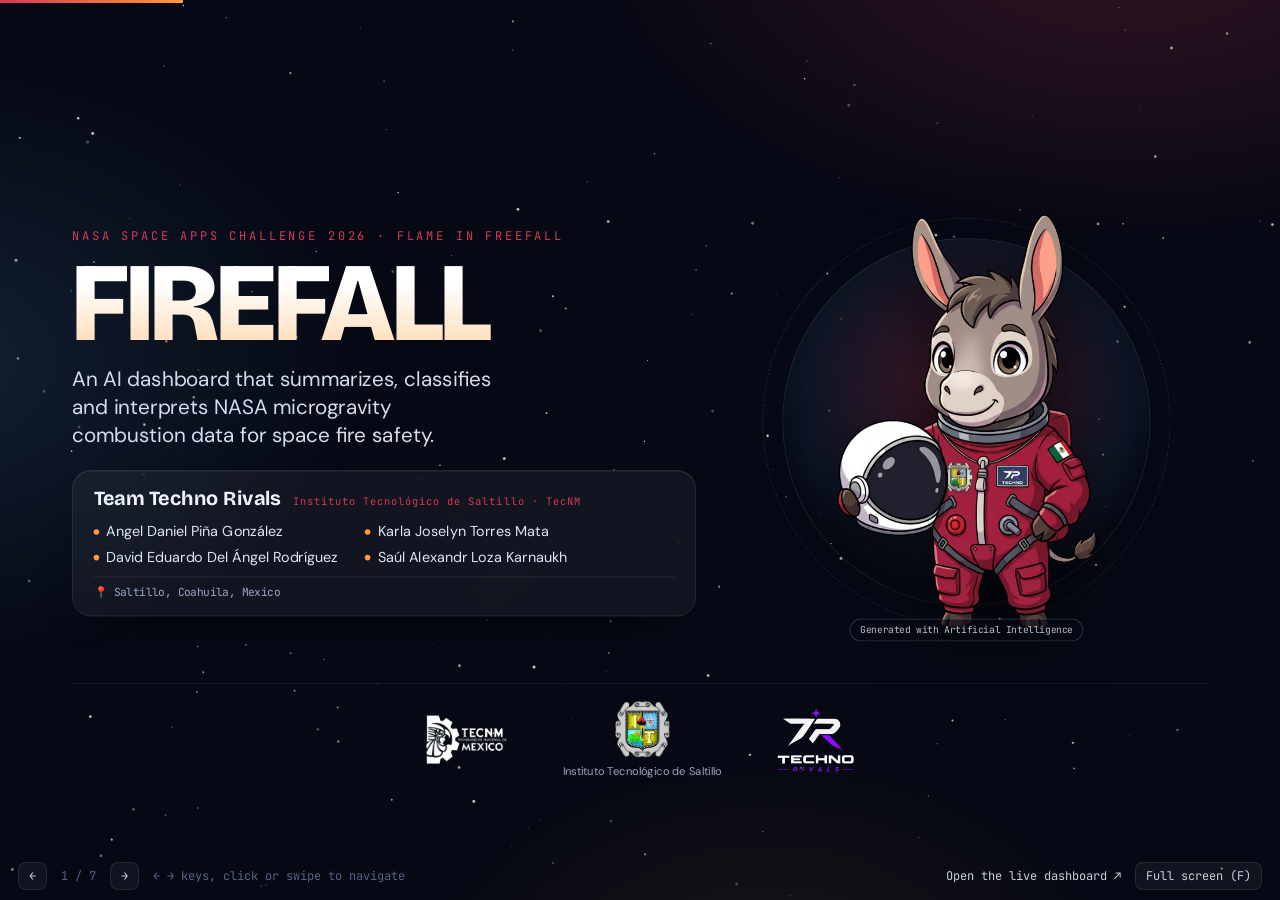
<file: docs/demo/index.html>
<!DOCTYPE html>
<html lang="en">
<head>
<meta charset="UTF-8">
<meta name="viewport" content="width=device-width, initial-scale=1">
<title>FIREFALL · Project demo · NASA Space Apps 2026</title>
<meta name="description" content="FIREFALL: AI dashboard that summarizes, classifies and interprets NASA microgravity combustion data. Team Techno Rivals.">
<link rel="icon" href="img/mascot.webp">
<link rel="preconnect" href="https://fonts.googleapis.com">
<link href="https://fonts.googleapis.com/css2?family=Bricolage+Grotesque:opsz,wght@12..96,500;12..96,700;12..96,800&family=DM+Sans:opsz,wght@9..40,400;9..40,500;9..40,700&family=JetBrains+Mono:wght@400;600&display=swap" rel="stylesheet">
<style>

:root{--bg:#060914;--ink:#eef2fb;--muted:#9aa6c4;--dim:#66729a;--edge:rgba(255,255,255,.1);--edge2:rgba(255,255,255,.18);
  --flame:#ff9a3c;--flame2:#ffd27a;--suit:#d23a55;--blue:#6cb6ff;--ok:#46d6a0;--bad:#ff6075;
  --display:'Bricolage Grotesque','DM Sans',system-ui,sans-serif;--sans:'DM Sans',system-ui,sans-serif;--mono:'JetBrains Mono',ui-monospace,monospace}
*{box-sizing:border-box}
html,body{margin:0;height:100%;background:var(--bg);color:var(--ink);font-family:var(--sans);overflow:hidden;-webkit-font-smoothing:antialiased}
#sky{position:fixed;inset:0;z-index:0}
.nebula{position:fixed;inset:0;z-index:0;pointer-events:none;background:
  radial-gradient(900px 520px at 88% -8%,rgba(210,58,85,.22),transparent 62%),
  radial-gradient(760px 520px at -6% 40%,rgba(108,182,255,.13),transparent 60%),
  radial-gradient(600px 400px at 60% 110%,rgba(255,154,60,.09),transparent 60%)}
/* Escenario 16:9 que se escala a la ventana */
#stage{position:absolute;left:50%;top:50%;width:1600px;height:900px;transform-origin:center;z-index:1}
.slide{position:absolute;inset:0;padding:70px 90px;opacity:0;visibility:hidden;transform:translateY(24px) scale(.985);
  transition:opacity .6s ease,transform .7s cubic-bezier(.2,.8,.2,1),visibility 0s .7s}
.slide.on{opacity:1;visibility:visible;transform:none;transition:opacity .6s ease,transform .7s cubic-bezier(.2,.8,.2,1)}
.slide.out{transform:translateY(-24px) scale(.985)}
.kicker{font-family:var(--mono);font-size:15px;letter-spacing:.22em;text-transform:uppercase;color:var(--suit)}
h1,h2{font-family:var(--display);letter-spacing:-.025em;margin:0}
h2{font-size:64px;line-height:1.03;font-weight:800;margin:14px 0 18px;max-width:22ch}
.lede{font-size:25px;line-height:1.5;color:var(--muted);max-width:52ch;margin:0}
.glass{background:rgba(255,255,255,.05);border:1px solid var(--edge);border-radius:24px;backdrop-filter:blur(16px);-webkit-backdrop-filter:blur(16px);
  box-shadow:inset 0 1px 0 rgba(255,255,255,.07),0 30px 60px -36px rgba(0,0,0,.9)}
/* Aparición escalonada: los elementos .rise entran en orden al abrir la diapositiva */
.rise{opacity:0;transform:translateY(22px);transition:opacity .7s ease,transform .8s cubic-bezier(.2,.8,.2,1)}
.slide.on .rise{opacity:1;transform:none}
.slide.on .rise:nth-child(1){transition-delay:.15s}.slide.on .rise:nth-child(2){transition-delay:.3s}
.slide.on .rise:nth-child(3){transition-delay:.45s}.slide.on .rise:nth-child(4){transition-delay:.6s}
.slide.on .rise:nth-child(5){transition-delay:.75s}.slide.on .rise:nth-child(6){transition-delay:.9s}
.mono{font-family:var(--mono)}
.tag{display:inline-block;font-family:var(--mono);font-size:14px;letter-spacing:.08em;padding:6px 13px;border-radius:99px;border:1px solid var(--edge2);color:var(--muted);margin:0 8px 8px 0}

/* 1 Portada */
.cover{display:grid;grid-template-columns:1.15fr .85fr;align-items:center;height:100%}
.cover h1{font-size:168px;font-weight:800;line-height:.9;margin:18px 0 22px;
  background:linear-gradient(180deg,#fff 30%,#ffd9b0 100%);-webkit-background-clip:text;background-clip:text;color:transparent}
.cover .sub{font-size:30px;color:#d5dcee;line-height:1.35;max-width:24ch}
.team{margin-top:42px;display:flex;gap:16px;align-items:center;color:var(--muted);font-size:19px}
.mascot-wrap{position:relative;display:grid;place-items:center}
.porthole{position:absolute;width:520px;height:520px;border-radius:50%;
  background:radial-gradient(circle at 50% 42%,rgba(210,58,85,.32),rgba(108,182,255,.07) 58%,transparent 72%);border:1px solid var(--edge)}
.porthole::after{content:"";position:absolute;inset:-26px;border-radius:50%;border:1px dashed rgba(255,255,255,.14);animation:spin 70s linear infinite}
@keyframes spin{to{transform:rotate(360deg)}}
.mascot{position:relative;height:600px;filter:drop-shadow(0 30px 40px rgba(0,0,0,.6));animation:float 6s ease-in-out infinite}
@keyframes float{50%{transform:translateY(-16px) rotate(-1.5deg)}}
.ai-mark{position:absolute;bottom:-14px;font-family:var(--mono);font-size:12px;color:rgba(255,255,255,.75);padding:5px 12px;border-radius:99px;background:rgba(6,9,20,.6);border:1px solid var(--edge2)}

/* 2 Problema */
.duo{display:grid;grid-template-columns:1fr 1fr;gap:34px;margin-top:26px}
.flamebox{position:relative;height:470px;overflow:hidden}
.flamebox canvas{position:absolute;inset:0;width:100%;height:100%}
.flamebox .lab{position:absolute;left:26px;top:22px;font-family:var(--display);font-size:34px;font-weight:700}
.flamebox .lab small{display:block;font-family:var(--mono);font-size:14px;color:var(--muted);font-weight:400;letter-spacing:.1em;margin-top:4px}
.flamebox .cap{position:absolute;left:26px;right:26px;bottom:22px;font-size:20px;color:#d6ddf0;line-height:1.45}

/* 3 Cifras */
.facts{display:grid;grid-template-columns:repeat(3,1fr);gap:28px;margin-top:40px}
.fact{padding:34px 32px;height:430px;display:flex;flex-direction:column}
.fact .big{font-family:var(--display);font-size:104px;font-weight:800;letter-spacing:-.04em;line-height:1}
.fact .big small{font-size:40px;color:var(--muted);margin-left:6px}
.fact .what{font-size:23px;line-height:1.45;margin-top:16px;color:#d8def0}
.fact .src{margin-top:auto;font-family:var(--mono);font-size:14px;color:var(--dim)}
.f1 .big{color:var(--flame)}.f2 .big{color:var(--bad)}.f3 .big{color:var(--blue)}
.minibar{height:10px;border-radius:99px;background:rgba(255,255,255,.08);overflow:hidden;margin-top:18px}
.minibar i{display:block;height:100%;width:0;border-radius:99px;transition:width 1.6s cubic-bezier(.2,.8,.2,1) .9s}
.slide.on .minibar i{width:var(--w)}

/* 4 Datos */
.counters{display:grid;grid-template-columns:repeat(4,1fr);gap:24px;margin-top:44px}
.counter{padding:30px 28px;height:330px;display:flex;flex-direction:column}
.counter .n{font-family:var(--display);font-size:92px;font-weight:800;letter-spacing:-.04em;line-height:1}
.counter .t{font-size:22px;margin-top:12px;line-height:1.35}
.counter .s{margin-top:auto;font-family:var(--mono);font-size:13.5px;color:var(--dim);line-height:1.5}
.sources-strip{margin-top:30px;display:flex;gap:10px;flex-wrap:wrap}

/* 5 Arquitectura */
.arch{position:relative;margin-top:30px;height:520px}
.arch svg{position:absolute;inset:0;width:100%;height:100%;overflow:visible}
.node{position:absolute;width:256px;padding:22px 22px 20px;opacity:0;transform:translateY(20px) scale(.96);transition:all .7s cubic-bezier(.2,.8,.2,1)}
.slide.on .node{opacity:1;transform:none}
.node .num{font-family:var(--mono);font-size:13px;color:var(--flame);letter-spacing:.1em}
.node b{display:block;font-family:var(--display);font-size:27px;margin:6px 0 8px}
.node span{font-size:17px;color:var(--muted);line-height:1.45;display:block}
.node .tech{margin-top:12px;font-family:var(--mono);font-size:12.5px;color:#c9d2ea}
.flow-line{fill:none;stroke:rgba(255,255,255,.16);stroke-width:2}
.flow-dash{fill:none;stroke:var(--flame);stroke-width:3;stroke-dasharray:6 18;stroke-linecap:round;opacity:0}
.slide.on .flow-dash{opacity:1;animation:dash 1.2s linear infinite}
@keyframes dash{to{stroke-dashoffset:-48}}

/* 6 ML */
.mlgrid{display:grid;grid-template-columns:1.25fr .75fr;gap:30px;margin-top:20px}
.chart{padding:22px 24px;height:560px}
.chart svg{width:100%;height:100%}
.axis text{fill:var(--dim);font-family:var(--mono);font-size:13px}
.boundary{fill:none;stroke:var(--flame2);stroke-width:3.5;stroke-dasharray:2000;stroke-dashoffset:2000}
.slide.on .boundary{animation:draw 2.4s cubic-bezier(.5,0,.2,1) .8s forwards}
@keyframes draw{to{stroke-dashoffset:0}}
.pt{opacity:0;transform-box:fill-box;transform-origin:center;transform:scale(0)}
.slide.on .pt{animation:pop .5s cubic-bezier(.2,1.6,.4,1) forwards}
@keyframes pop{to{opacity:1;transform:scale(1)}}
.metrics{display:flex;flex-direction:column;gap:18px}
.metric{padding:22px 26px}
.metric .k{font-family:var(--mono);font-size:13px;letter-spacing:.14em;color:var(--dim);text-transform:uppercase}
.metric .v{font-family:var(--display);font-size:60px;font-weight:800;margin-top:4px;line-height:1}
.metric .s{font-size:17px;color:var(--muted);margin-top:6px;line-height:1.4}
.legend{display:flex;gap:22px;font-size:16px;color:var(--muted);margin-top:4px}
.legend i{display:inline-block;width:12px;height:12px;border-radius:50%;margin-right:7px;vertical-align:-1px}

/* 7 Simulador */
.simgrid{display:grid;grid-template-columns:1fr 1fr;gap:30px;margin-top:20px}
.simflame{position:relative;height:600px;overflow:hidden}
.simflame canvas{position:absolute;inset:0;width:100%;height:100%}
.simflame .badge{position:absolute;top:20px;left:20px;font-family:var(--mono);font-size:14px;letter-spacing:.12em;padding:8px 14px;border-radius:99px;background:rgba(5,7,13,.55);border:1px solid var(--edge2)}
.ctrls{padding:30px 34px;height:600px;display:flex;flex-direction:column}
.ctrl{margin-bottom:24px}
.ctrl label{display:flex;justify-content:space-between;font-size:21px;color:var(--muted);margin-bottom:10px}
.ctrl label b{font-family:var(--mono);color:var(--ink)}
input[type=range]{width:100%;accent-color:var(--flame);height:26px}
.presets{display:flex;gap:10px;margin-bottom:24px}
.presets button{flex:1;background:rgba(255,255,255,.05);border:1px solid var(--edge);color:var(--ink);padding:12px;border-radius:14px;font:500 18px var(--sans);cursor:pointer}
.presets button.on{border-color:rgba(108,182,255,.6);background:rgba(108,182,255,.14)}
.prob{margin-top:auto;display:flex;align-items:flex-end;gap:22px}
.prob .v{font-family:var(--display);font-size:96px;font-weight:800;line-height:.9}
.prob .s{font-size:19px;color:var(--muted);padding-bottom:8px;line-height:1.4}
.meter{height:14px;border-radius:99px;background:rgba(255,255,255,.08);overflow:hidden;margin-top:18px}
.meter i{display:block;height:100%;width:0;background:linear-gradient(90deg,var(--ok),var(--flame2),var(--bad));transition:width .35s}

/* 8 FLEX + gases */
.two{display:grid;grid-template-columns:1fr 1fr;gap:30px;margin-top:20px}
.panel{padding:26px 30px;height:580px;display:flex;flex-direction:column}
.panel h3{font-family:var(--display);font-size:30px;margin:0 0 4px}
.panel .hint{font-size:17px;color:var(--muted);margin-bottom:10px}
.drops{display:grid;grid-template-columns:repeat(3,1fr);gap:10px;flex:1;align-items:center}
.drop{text-align:center}
.drop svg{width:100%;height:270px;overflow:visible}
.drop .name{font-family:var(--display);font-size:24px;font-weight:700}
.drop .k{font-family:var(--mono);font-size:14px;color:var(--muted);margin-top:4px}
.bars{display:flex;flex-direction:column;gap:20px;margin-top:20px}
.bar .row{display:flex;justify-content:space-between;font-size:19px;margin-bottom:8px}
.bar .row b{font-family:var(--mono)}
.bar .track{height:22px;border-radius:12px;background:rgba(255,255,255,.06);overflow:hidden}
.bar .track i{display:block;height:100%;width:0;border-radius:12px;background:linear-gradient(90deg,#ff8a5c,var(--bad));transition:width 1.4s cubic-bezier(.2,.8,.2,1)}
.slide.on .bar .track i{width:var(--w)}
.slide.on .bar:nth-child(2) .track i{transition-delay:.2s}.slide.on .bar:nth-child(3) .track i{transition-delay:.4s}.slide.on .bar:nth-child(4) .track i{transition-delay:.6s}
.panel .foot{margin-top:auto;font-size:18px;line-height:1.45;color:#d6ddf0}

/* 9 Astro */
.astro{display:grid;grid-template-columns:.8fr 1.2fr;gap:40px;align-items:center;height:100%}
.astro .mascot{height:560px}
.chat{padding:28px 30px;height:600px;display:flex;flex-direction:column;gap:18px;overflow:hidden}
.msg{max-width:88%;padding:16px 20px;border-radius:22px;font-size:20px;line-height:1.5;opacity:0;transform:translateY(12px);transition:all .5s}
.msg.show{opacity:1;transform:none}
.msg.u{align-self:flex-end;background:rgba(108,182,255,.16);border:1px solid rgba(108,182,255,.35);border-bottom-right-radius:6px}
.msg.a{align-self:flex-start;background:rgba(255,255,255,.06);border:1px solid var(--edge);border-bottom-left-radius:6px}
.msg.a b{color:var(--flame2)}
.msg .refs{display:block;font-family:var(--mono);font-size:13px;color:var(--dim);margin-top:8px}
.typing{display:inline-flex;gap:6px}.typing i{width:8px;height:8px;border-radius:50%;background:var(--muted);animation:blink 1.2s infinite}
.typing i:nth-child(2){animation-delay:.2s}.typing i:nth-child(3){animation-delay:.4s}
@keyframes blink{50%{opacity:.25}}
.feat{display:flex;gap:10px;flex-wrap:wrap;margin-top:22px}

/* 10 Impacto */
.lessons{display:grid;grid-template-columns:repeat(2,1fr);gap:22px;margin-top:30px}
.lesson{padding:26px 30px;display:flex;gap:22px;align-items:flex-start}
.lesson .ic{flex:none;width:58px;height:58px;border-radius:16px;display:grid;place-items:center;font-family:var(--mono);font-size:22px;font-weight:600}
.lesson b{display:block;font-family:var(--display);font-size:27px;margin-bottom:6px}
.lesson span{font-size:19px;color:var(--muted);line-height:1.45}
.future{margin-top:26px;display:flex;gap:12px;flex-wrap:wrap;align-items:center}
.future .k{font-family:var(--mono);font-size:14px;letter-spacing:.14em;color:var(--dim);margin-right:6px}

/* 11 Cierre */
.close{display:grid;grid-template-columns:1.1fr .9fr;align-items:center;height:100%;gap:40px}
.close h2{font-size:110px;max-width:none}
.qr{width:300px;padding:22px;background:#fff;border-radius:24px}
.qr svg{display:block;width:100%;height:auto}
.links{margin-top:30px;font-family:var(--mono);font-size:19px;line-height:2;color:#cdd5ea}
.logos{position:absolute;left:90px;right:90px;bottom:54px;display:flex;align-items:center;justify-content:center;gap:70px;padding-top:30px;border-top:1px solid var(--edge)}
.logos img{display:block}
.logos figure{margin:0;display:flex;flex-direction:column;align-items:center;gap:8px}
.logos figcaption{font-size:14px;color:var(--muted)}

/* Interfaz de la presentación */
#hud{position:fixed;left:0;right:0;bottom:0;z-index:5;display:flex;align-items:center;gap:14px;padding:10px 18px;font-family:var(--mono);font-size:12px;color:var(--dim);
  opacity:.25;transition:opacity .3s}
#hud:hover{opacity:1}
#bar{position:fixed;left:0;top:0;height:3px;background:linear-gradient(90deg,var(--suit),var(--flame));z-index:6;transition:width .5s}
#hud button{background:rgba(255,255,255,.06);border:1px solid var(--edge);color:var(--ink);border-radius:8px;padding:5px 10px;font:12px var(--mono);cursor:pointer}
#timer.warn{color:var(--flame)}#timer.over{color:var(--bad)}
#notes{position:fixed;right:18px;bottom:52px;width:min(520px,44vw);max-height:46vh;overflow:auto;z-index:7;padding:18px 20px;border-radius:16px;
  background:rgba(8,12,26,.92);border:1px solid var(--edge2);font-size:15px;line-height:1.6;display:none}
#notes.show{display:block}
#notes .t{font-family:var(--mono);font-size:12px;color:var(--flame);margin-bottom:8px;letter-spacing:.1em}
#help{position:fixed;inset:0;z-index:8;display:none;place-items:center;background:rgba(3,5,12,.7)}
#help.show{display:grid}
#help div{padding:28px 34px;border-radius:18px;background:#0c1226;border:1px solid var(--edge2);font-size:17px;line-height:2}
#help kbd{font-family:var(--mono);background:rgba(255,255,255,.08);border:1px solid var(--edge2);border-radius:6px;padding:2px 8px;margin-right:8px}
@media (prefers-reduced-motion:reduce){*{animation:none!important;transition:none!important}}

/* Diapositivas técnicas */
.stepn{font-family:var(--mono);font-size:13px;letter-spacing:.14em;color:var(--flame)}
.muted{color:var(--muted);font-size:18px;line-height:1.5}
.triad{display:grid;grid-template-columns:repeat(3,1fr);gap:26px;margin-top:34px}
.step{padding:32px 30px;height:420px;display:flex;flex-direction:column}
.step b{font-family:var(--display);font-size:30px;line-height:1.15;margin:14px 0 14px}
.step span{font-size:20px;color:var(--muted);line-height:1.5}
.step .out{margin-top:auto;font-size:14px;color:#c9d2ea;padding-top:16px;border-top:1px solid var(--edge)}
.pipe{display:grid;grid-template-columns:repeat(4,1fr);gap:20px;margin-top:22px;position:relative}
.pstep{padding:22px 22px;height:190px}
.pstep b{display:block;font-family:var(--display);font-size:24px;margin:8px 0 6px}
.pstep span{font-size:17px;color:var(--muted);line-height:1.45}
.formula{display:grid;grid-template-columns:1fr 1fr;gap:34px;margin-top:22px;padding:26px 30px}
.eq{font-family:var(--mono);font-size:34px;color:var(--flame2);margin:12px 0 10px;letter-spacing:-.01em}
.formula span{font-size:16px;color:var(--muted)}
.tl{margin:12px 0 0;padding-left:20px;font-size:19px;line-height:1.7;color:#d6ddf0}
.mlgrid2{display:grid;grid-template-columns:1.25fr .75fr;gap:26px;margin-top:20px}
.card2{padding:28px 30px;height:560px;display:flex;flex-direction:column}
.hbars{display:flex;flex-direction:column;gap:16px;margin-top:14px}
.hb{display:grid;grid-template-columns:230px 1fr 60px;align-items:center;gap:14px;font-size:19px}
.hb b{font-family:var(--mono);text-align:right}
.hb .tr{height:18px;border-radius:10px;background:rgba(255,255,255,.07);overflow:hidden}
.hb .tr i{display:block;height:100%;width:0;border-radius:10px;background:#8794b4;transition:width 1.4s cubic-bezier(.2,.8,.2,1) .7s}
.slide.on .hb .tr i{width:var(--w)}
.card2 .hbars.imp .hb,.mlgrid2 .card2:last-child .hb{grid-template-columns:150px 1fr 48px;font-size:17px}
.honest{margin-top:22px;padding:16px 18px;border-radius:14px;background:rgba(210,58,85,.1);border:1px solid rgba(210,58,85,.3)}
.honest b{display:block;font-family:var(--display);font-size:20px;margin-bottom:6px}
.honest span{font-size:16px;color:#d6ddf0;line-height:1.45}
.flexm{display:grid;grid-template-columns:1fr 1fr;gap:16px;margin-top:12px}
.flexm div{padding:16px 18px;border-radius:14px;background:rgba(108,182,255,.08);border:1px solid rgba(108,182,255,.25);display:flex;flex-direction:column;gap:6px}
.flexm b{font-family:var(--display);font-size:20px}
.flexm span{font-size:15.5px;color:var(--muted);line-height:1.4}
.flexm em{font-style:normal;font-family:var(--mono);font-size:22px;color:var(--blue);margin-top:4px}
.kpirow{display:grid;grid-template-columns:repeat(3,1fr);gap:12px;margin-top:auto;padding-top:22px;border-top:1px solid var(--edge)}
.kpirow .v{font-family:var(--display);font-size:46px;font-weight:800;line-height:1}
.kpirow span{font-size:15px;color:var(--muted)}
.rag{position:relative;height:220px;margin-top:30px}
.rag svg{position:absolute;inset:0;width:100%;height:100%;overflow:visible}
.rnode{position:absolute;top:20px;width:250px;height:180px;padding:22px;opacity:0;transform:translateY(20px);transition:all .7s cubic-bezier(.2,.8,.2,1)}
.slide.on .rnode{opacity:1;transform:none}
.rnode .num{font-family:var(--mono);font-size:13px;color:var(--flame);letter-spacing:.12em}
.rnode b{display:block;font-family:var(--display);font-size:27px;margin:8px 0 8px}
.rnode span{font-size:17px;color:var(--muted);line-height:1.45}
.rules{display:grid;grid-template-columns:repeat(4,1fr);gap:20px;margin-top:30px}
.rule{padding:22px 24px;height:170px}
.rule b{display:block;font-family:var(--display);font-size:24px;margin-bottom:8px;color:var(--flame2)}
.rule span{font-size:17px;color:var(--muted);line-height:1.45}
.deploy{display:grid;grid-template-columns:repeat(4,1fr);gap:22px;margin-top:30px}
.dcard{padding:28px 26px;height:330px;display:flex;flex-direction:column}
.dcard b{font-family:var(--display);font-size:30px;margin:12px 0 12px;line-height:1.15}
.dcard span{font-size:18px;color:var(--muted);line-height:1.5}
.stack{margin-top:30px}
.cnt{font-style:normal;font-size:inherit;color:var(--flame2)}
.limits{display:grid;grid-template-columns:1fr 1fr;gap:24px;margin-top:24px}
.lim{padding:24px 28px}
.lim b{display:block;font-family:var(--display);font-size:26px;margin-bottom:8px}
.lim span{font-size:18px;color:var(--muted);line-height:1.5}

.shots{display:grid;grid-template-columns:1fr 1fr;gap:22px;margin-top:6px}
.shot{margin:0;padding:10px;overflow:hidden}
.shot img{display:block;width:100%;height:236px;object-fit:cover;object-position:top;border-radius:14px}
.shot figcaption{font-size:17px;color:var(--muted);padding:10px 6px 2px}
.shot figcaption b{color:var(--ink);font-family:var(--display)}
.note-src{position:absolute;left:90px;bottom:40px;font-family:var(--mono);font-size:13px;color:var(--dim)}
.slide .card2{display:flex;flex-direction:column;padding:26px 30px}
#hud{opacity:.85}
@media (max-width:700px){#hint,#btn-fs{display:none}#hud{font-size:11px;white-space:nowrap}}
.crew{margin-top:26px;padding:20px 26px;max-width:780px}
.crew-h{display:flex;align-items:baseline;gap:14px;flex-wrap:wrap}
.crew-h b{font-family:var(--display);font-size:25px}
.crew-h span{font-family:var(--mono);font-size:13px;color:var(--suit);letter-spacing:.06em}
.crew ul{list-style:none;margin:14px 0 12px;padding:0;display:grid;grid-template-columns:auto auto;justify-content:start;gap:8px 34px}
.crew li{font-size:18px;color:#dfe5f4;padding-left:16px;position:relative}
.crew li:before{content:"";position:absolute;left:0;top:9px;width:7px;height:7px;border-radius:50%;background:var(--flame)}
.crew-f{font-family:var(--mono);font-size:14px;color:var(--muted);padding-top:10px;border-top:1px solid var(--edge)}
.crew-mini{font-family:var(--mono);font-size:14px;color:var(--muted);line-height:1.7}
#hint{font-family:var(--mono);font-size:12px;color:var(--dim)}

</style>
</head>
<body>
<canvas id="sky"></canvas><div class="nebula"></div>
<div id="bar"></div>
<div id="stage">
<!-- 1 · TITLE -->
<section class="slide">
  <div class="cover" style="height:690px">
    <div>
      <div class="kicker rise">NASA Space Apps Challenge 2026 · Flame in Freefall</div>
      <h1 class="rise" style="font-size:140px;margin:12px 0 14px">FIREFALL</h1>
      <div class="sub rise" style="max-width:30ch;font-size:26px">An AI dashboard that summarizes, classifies and interprets NASA microgravity combustion data for space fire safety.</div>
      <div class="glass crew rise">
        <div class="crew-h"><b>Team Techno Rivals</b><span>Instituto Tecnológico de Saltillo · TecNM</span></div>
        <ul>
          <li>Angel Daniel Piña González</li><li>Karla Joselyn Torres Mata</li>
          <li>David Eduardo Del Ángel Rodríguez</li><li>Saúl Alexandr Loza Karnaukh</li>
        </ul>
        <div class="crew-f">📍 Saltillo, Coahuila, Mexico</div>
      </div>
    </div>
    <div class="mascot-wrap rise">
      <div class="porthole" style="width:460px;height:460px"></div>
      <img class="mascot" style="height:520px" src="img/mascot.webp" alt="Astro, FIREFALL's AI copilot (AI-generated image)">
      <span class="ai-mark">Generated with Artificial Intelligence</span>
    </div>
  </div>
  <div class="logos rise" style="bottom:40px;padding-top:22px">
    <img src="img/logo-tecnm.webp" alt="TecNM" style="height:60px">
    <figure><img src="img/logo-its.webp" alt="Instituto Tecnológico de Saltillo" style="height:70px"><figcaption>Instituto Tecnológico de Saltillo</figcaption></figure>
    <img src="img/logo-technorivals.webp" alt="Techno Rivals" style="height:80px">
  </div>
</section>

<!-- 2 · INTRO / PROBLEM -->
<section class="slide">
  <div class="kicker rise">The problem</div>
  <h2 class="rise" style="max-width:none">Fire behaves differently without gravity.</h2>
  <div class="duo rise" style="margin-top:10px">
    <div class="glass flamebox" style="height:330px"><canvas id="fl-earth"></canvas><div class="lab">Earth<small>1 g · BUOYANCY</small></div>
      <div class="cap">Hot gas rises: a candle-shaped, sooty yellow flame.</div></div>
    <div class="glass flamebox" style="height:330px"><canvas id="fl-iss"></canvas><div class="lab">Space Station<small>0 g · NO BUOYANCY</small></div>
      <div class="cap">A dim blue sphere: ventilation alone decides if it lives.</div></div>
  </div>
  <div class="facts" style="margin-top:22px">
    <div class="glass fact f1 rise" style="height:170px;padding:22px 26px"><div class="big" style="font-size:62px"><span data-count="15.1" data-dec="1">0</span><small>% O₂</small></div><div class="what" style="font-size:18px;margin-top:8px">PMMA kept burning far below the 21% of air.</div></div>
    <div class="glass fact f2 rise" style="height:170px;padding:22px 26px"><div class="big" style="font-size:62px"><span data-count="950">0</span><small>ppm CO</small></div><div class="what" style="font-size:18px;margin-top:8px">Toxic gas builds up before oxygen runs out.</div></div>
    <div class="glass fact f3 rise" style="height:170px;padding:22px 26px"><div class="big" style="font-size:62px"><span data-count="420">0</span><small>s vs 70 s</small></div><div class="what" style="font-size:18px;margin-top:8px">Airflow direction changes the size of a fire.</div></div>
  </div>
  <div class="note-src rise">Measured on the ISS and Cygnus · NASA PSI-25 (BASS-II) and PSI-98 (SAFFIRE-I)</div>
</section>

<!-- 3 · SOLUTION + DATA -->
<section class="slide">
  <div class="kicker rise">Our solution</div>
  <h2 class="rise" style="max-width:none">Summarize · Classify · Interpret.</h2>
  <div class="triad" style="margin-top:14px">
    <div class="glass step rise" style="height:250px"><div class="stepn">01 · SUMMARIZE</div><b>One schema for scattered data</b>
      <span>PSI tables, PDF appendices and NASA fact sheets → one clean format with units, outcomes and sources.</span></div>
    <div class="glass step rise" style="height:250px"><div class="stepn">02 · CLASSIFY</div><b>Models that predict the outcome</b>
      <span>Will the flame survive or go out? Validated ML models trained only on real tests.</span></div>
    <div class="glass step rise" style="height:250px"><div class="stepn">03 · INTERPRET</div><b>Findings with sources</b>
      <span>Plain-language findings and Astro, an AI copilot that cites NASA and separates measured vs. estimated.</span></div>
  </div>
  <div class="counters" style="margin-top:22px">
    <div class="glass counter rise" style="height:200px"><div class="n" style="font-size:66px" data-count="48">0</div><div class="t" style="font-size:18px">observations · main model</div><div class="s">BASS-II · NTRS 20150008962</div></div>
    <div class="glass counter rise" style="height:200px"><div class="n" style="font-size:66px" data-count="129">0</div><div class="t" style="font-size:18px">tests with O₂, CO₂ and CO</div><div class="s">BASS-II · PSI-25</div></div>
    <div class="glass counter rise" style="height:200px"><div class="n" style="font-size:66px" data-count="274">0</div><div class="t" style="font-size:18px">fuel droplets on the ISS</div><div class="s">FLEX · PSI-69</div></div>
    <div class="glass counter rise" style="height:200px"><div class="n" style="font-size:66px" data-count="122">0</div><div class="t" style="font-size:18px">solid-fuel tests</div><div class="s">BASS-I · PSI-26</div></div>
  </div>
</section>

<!-- 4 · HOW IT WORKS -->
<section class="slide">
  <div class="kicker rise">How it works</div>
  <h2 class="rise" style="max-width:none">Five layers, from NASA to your screen.</h2>
  <div class="arch" style="height:400px;margin-top:20px">
    <svg viewBox="0 0 1420 400" preserveAspectRatio="none">
      <path class="flow-line" d="M256 110 H 291"/><path class="flow-dash" d="M256 110 H 291"/>
      <path class="flow-line" d="M547 110 H 582"/><path class="flow-dash" d="M547 110 H 582"/>
      <path class="flow-line" d="M838 110 H 873"/><path class="flow-dash" d="M838 110 H 873"/>
      <path class="flow-line" d="M1129 110 H 1164"/><path class="flow-dash" d="M1129 110 H 1164"/>
      <path class="flow-line" d="M710 225 V 290"/><path class="flow-dash" d="M710 225 V 290"/>
      <path class="flow-line" d="M1290 290 V 225"/><path class="flow-dash" d="M1290 290 V 225"/>
    </svg>
    <div class="glass node" style="left:0;top:10px;transition-delay:.2s"><div class="num">01</div><b>NASA sources</b><span>PSI, NTRS and NASA Science.</span><div class="tech">CSV · PDF · web tables</div></div>
    <div class="glass node" style="left:291px;top:10px;transition-delay:.4s"><div class="num">02</div><b>Data pipeline</b><span>Cleans, validates and builds physics features.</span><div class="tech">Python · pandas</div></div>
    <div class="glass node" style="left:582px;top:10px;transition-delay:.6s"><div class="num">03</div><b>Machine learning</b><span>Trains, cross-validates and explains.</span><div class="tech">scikit-learn</div></div>
    <div class="glass node" style="left:873px;top:10px;transition-delay:.8s"><div class="num">04</div><b>AI + API</b><span>Predictions, data and a RAG copilot.</span><div class="tech">FastAPI · Groq LLM</div></div>
    <div class="glass node" style="left:1164px;top:10px;transition-delay:1s"><div class="num">05</div><b>Dashboard</b><span>Tabs, charts and chat in English and Spanish.</span><div class="tech">HTML · JS · Chart.js</div></div>
    <div class="glass node" style="left:582px;top:290px;width:838px;transition-delay:1.2s"><div class="num">SERVERLESS MODE</div><span style="color:#d6ddf0">The model is exported as JSON, so predictions run in the browser even if the AI server is asleep.</span></div>
  </div>
  <div class="formula glass rise" style="margin-top:0;grid-template-columns:1fr 1.2fr">
    <div><div class="stepn">KEY PHYSICS FEATURE · EFFECTIVE FLOW</div><div class="eq" style="font-size:30px">u<sub>eff</sub> = √( u² + (40·g)² )</div>
      <span>Ventilation + gravity-driven buoyancy in one variable: one model for the ISS, the Moon, Mars or Earth.</span></div>
    <div><div class="stepn">STACK</div><div style="margin-top:10px"><span class="tag">Python</span><span class="tag">pandas</span><span class="tag">scikit-learn</span><span class="tag">FastAPI</span><span class="tag">Groq · gpt-oss-120b</span><span class="tag">TF-IDF RAG</span><span class="tag">Chart.js</span><span class="tag">Docker · Render</span><span class="tag">GitHub Pages</span><span class="tag">pytest (13 tests)</span></div></div>
  </div>
</section>

<!-- 5 · MODELS -->
<section class="slide">
  <div class="kicker rise">Machine learning</div>
  <h2 class="rise" style="max-width:none">Will the flame survive or go out?</h2>
  <div class="mlgrid2">
    <div class="glass card2 rise">
      <div class="stepn">CHOSEN MODEL · LOGISTIC REGRESSION</div>
      <div class="eq" style="font-size:25px;margin:12px 0 6px;white-space:nowrap">P(burn) = σ(β₀ + β₁·O₂ + β₂·ln u<sub>eff</sub> + β₃·(ln u<sub>eff</sub>)² + β₄·P)</div>
      <span class="muted">The squared term learns the “U-curve”: too little air smothers the flame, too much blows it off.</span>
      <div class="stepn" style="margin-top:26px">STRATIFIED 5-FOLD CROSS-VALIDATION · AUC</div>
      <div class="hbars">
        <div class="hb"><span>Logistic regression</span><div class="tr"><i style="--w:80%;background:var(--flame)"></i></div><b>0.80</b></div>
        <div class="hb"><span>Random forest</span><div class="tr"><i style="--w:75.7%"></i></div><b>0.76</b></div>
        <div class="hb"><span>Gradient boosting</span><div class="tr"><i style="--w:50%"></i></div><b>0.50</b></div>
      </div>
      <div class="stepn" style="margin-top:28px">SECOND MODEL · FUEL DROPLETS (FLEX)</div>
      <div class="flexm">
        <div><b>Logistic regression</b><span>Does the flame go out before the droplet is consumed? · 206 tests</span><em>AUC 0.83</em></div>
        <div><b>Random forest</b><span>Droplet size at extinction (D<sub>ext</sub>/D<sub>0</sub>) · oxygen and size matter most</span><em>R² 0.63</em></div>
      </div>
    </div>
    <div class="glass card2 rise">
      <div class="stepn">PERMUTATION IMPORTANCE</div>
      <div class="hbars" style="margin-top:16px">
        <div class="hb"><span>Oxygen</span><div class="tr"><i style="--w:100%;background:var(--blue)"></i></div><b>0.27</b></div>
        <div class="hb"><span>Effective flow</span><div class="tr"><i style="--w:95%;background:var(--blue)"></i></div><b>0.26</b></div>
        <div class="hb"><span>Flow curvature</span><div class="tr"><i style="--w:43%;background:var(--blue)"></i></div><b>0.12</b></div>
      </div>
      <div class="honest"><b>Why choose by AUC?</b><span>35 of 42 tests burned (83%): a model that always says “burns” would score almost the same accuracy. AUC measures real separation.</span></div>
      <div class="kpirow">
        <div><div class="v" data-count="85.8" data-dec="1">0</div><span>% accuracy</span></div>
        <div><div class="v" data-count="0.92" data-dec="2">0</div><span>F1</span></div>
        <div><div class="v" style="color:var(--flame)" data-count="0.80" data-dec="2">0</div><span>AUC</span></div>
      </div>
    </div>
  </div>
</section>

<!-- 6 · THE DASHBOARD -->
<section class="slide">
  <div class="kicker rise">The dashboard</div>
  <h2 class="rise" style="max-width:none">What you can do with FIREFALL.</h2>
  <div class="shots">
    <figure class="glass shot rise"><img src="img/cap_simulador.webp" alt="Simulator tab"><figcaption><b>Simulator</b> · change gravity, oxygen, airflow; the model updates live</figcaption></figure>
    <figure class="glass shot rise"><img src="img/cap_datos.webp" alt="Data and ML tab"><figcaption><b>Data &amp; ML</b> · real ISS tests and the learned boundary</figcaption></figure>
    <figure class="glass shot rise"><img src="img/cap_mas-datos.webp" alt="More NASA data tab"><figcaption><b>More NASA data</b> · toxic gases, droplets, suppressants</figcaption></figure>
    <figure class="glass shot rise"><img src="img/cap_asistente.webp" alt="Astro assistant tab"><figcaption><b>Astro</b> · AI copilot that cites NASA, in EN / ES</figcaption></figure>
  </div>
</section>

<!-- 7 · IMPACT + TRY IT -->
<section class="slide">
  <div class="close" style="grid-template-columns:1.15fr .85fr;height:auto;margin-top:10px">
    <div>
      <div class="kicker rise">Impact</div>
      <h2 class="rise" style="font-size:58px;max-width:none">Safer spacecraft and habitats start with data.</h2>
      <div class="lessons" style="grid-template-columns:1fr;gap:14px;margin-top:20px">
        <div class="glass lesson rise" style="padding:18px 22px"><div class="ic" style="width:46px;height:46px;background:rgba(108,182,255,.15);color:var(--blue)">01</div><div><b style="font-size:23px">Ventilation is the critical variable</b><span>In orbit it replaces gravity and decides whether a material burns.</span></div></div>
        <div class="glass lesson rise" style="padding:18px 22px"><div class="ic" style="width:46px;height:46px;background:rgba(255,96,117,.15);color:var(--bad)">02</div><div><b style="font-size:23px">Measure gases, not just light</b><span>Some flames are nearly invisible, and CO rises before oxygen falls.</span></div></div>
        <div class="glass lesson rise" style="padding:18px 22px"><div class="ic" style="width:46px;height:46px;background:rgba(70,214,160,.15);color:var(--ok)">03</div><div><b style="font-size:23px">Test materials in microgravity</b><span>Earth flammability tests are not enough to certify materials for space.</span></div></div>
      </div>
    </div>
    <div class="rise" style="display:grid;place-items:center;gap:16px;text-align:center">
      <div class="qr" style="width:270px"><?xml version='1.0' encoding='UTF-8'?>
<svg width="35mm" height="35mm" version="1.1" viewBox="0 0 35 35" xmlns="http://www.w3.org/2000/svg"><path d="M1,1H2V2H1zM2,1H3V2H2zM3,1H4V2H3zM4,1H5V2H4zM5,1H6V2H5zM6,1H7V2H6zM7,1H8V2H7zM10,1H11V2H10zM11,1H12V2H11zM12,1H13V2H12zM13,1H14V2H13zM15,1H16V2H15zM19,1H20V2H19zM23,1H24V2H23zM27,1H28V2H27zM28,1H29V2H28zM29,1H30V2H29zM30,1H31V2H30zM31,1H32V2H31zM32,1H33V2H32zM33,1H34V2H33zM1,2H2V3H1zM7,2H8V3H7zM9,2H10V3H9zM11,2H12V3H11zM14,2H15V3H14zM15,2H16V3H15zM18,2H19V3H18zM23,2H24V3H23zM27,2H28V3H27zM33,2H34V3H33zM1,3H2V4H1zM3,3H4V4H3zM4,3H5V4H4zM5,3H6V4H5zM7,3H8V4H7zM9,3H10V4H9zM10,3H11V4H10zM11,3H12V4H11zM12,3H13V4H12zM13,3H14V4H13zM14,3H15V4H14zM17,3H18V4H17zM18,3H19V4H18zM19,3H20V4H19zM21,3H22V4H21zM22,3H23V4H22zM25,3H26V4H25zM27,3H28V4H27zM29,3H30V4H29zM30,3H31V4H30zM31,3H32V4H31zM33,3H34V4H33zM1,4H2V5H1zM3,4H4V5H3zM4,4H5V5H4zM5,4H6V5H5zM7,4H8V5H7zM9,4H10V5H9zM10,4H11V5H10zM22,4H23V5H22zM23,4H24V5H23zM24,4H25V5H24zM25,4H26V5H25zM27,4H28V5H27zM29,4H30V5H29zM30,4H31V5H30zM31,4H32V5H31zM33,4H34V5H33zM1,5H2V6H1zM3,5H4V6H3zM4,5H5V6H4zM5,5H6V6H5zM7,5H8V6H7zM11,5H12V6H11zM14,5H15V6H14zM16,5H17V6H16zM18,5H19V6H18zM19,5H20V6H19zM22,5H23V6H22zM24,5H25V6H24zM27,5H28V6H27zM29,5H30V6H29zM30,5H31V6H30zM31,5H32V6H31zM33,5H34V6H33zM1,6H2V7H1zM7,6H8V7H7zM11,6H12V7H11zM12,6H13V7H12zM15,6H16V7H15zM17,6H18V7H17zM19,6H20V7H19zM21,6H22V7H21zM22,6H23V7H22zM25,6H26V7H25zM27,6H28V7H27zM33,6H34V7H33zM1,7H2V8H1zM2,7H3V8H2zM3,7H4V8H3zM4,7H5V8H4zM5,7H6V8H5zM6,7H7V8H6zM7,7H8V8H7zM9,7H10V8H9zM11,7H12V8H11zM13,7H14V8H13zM15,7H16V8H15zM17,7H18V8H17zM19,7H20V8H19zM21,7H22V8H21zM23,7H24V8H23zM25,7H26V8H25zM27,7H28V8H27zM28,7H29V8H28zM29,7H30V8H29zM30,7H31V8H30zM31,7H32V8H31zM32,7H33V8H32zM33,7H34V8H33zM9,8H10V9H9zM10,8H11V9H10zM12,8H13V9H12zM13,8H14V9H13zM19,8H20V9H19zM23,8H24V9H23zM1,9H2V10H1zM7,9H8V10H7zM9,9H10V10H9zM12,9H13V10H12zM14,9H15V10H14zM15,9H16V10H15zM16,9H17V10H16zM18,9H19V10H18zM21,9H22V10H21zM24,9H25V10H24zM25,9H26V10H25zM26,9H27V10H26zM27,9H28V10H27zM30,9H31V10H30zM31,9H32V10H31zM32,9H33V10H32zM1,10H2V11H1zM2,10H3V11H2zM3,10H4V11H3zM4,10H5V11H4zM11,10H12V11H11zM15,10H16V11H15zM20,10H21V11H20zM22,10H23V11H22zM24,10H25V11H24zM29,10H30V11H29zM30,10H31V11H30zM31,10H32V11H31zM32,10H33V11H32zM33,10H34V11H33zM1,11H2V12H1zM2,11H3V12H2zM5,11H6V12H5zM6,11H7V12H6zM7,11H8V12H7zM8,11H9V12H8zM9,11H10V12H9zM13,11H14V12H13zM16,11H17V12H16zM17,11H18V12H17zM19,11H20V12H19zM21,11H22V12H21zM23,11H24V12H23zM25,11H26V12H25zM29,11H30V12H29zM31,11H32V12H31zM32,11H33V12H32zM1,12H2V13H1zM9,12H10V13H9zM12,12H13V13H12zM15,12H16V13H15zM16,12H17V13H16zM17,12H18V13H17zM23,12H24V13H23zM27,12H28V13H27zM28,12H29V13H28zM29,12H30V13H29zM30,12H31V13H30zM31,12H32V13H31zM32,12H33V13H32zM2,13H3V14H2zM3,13H4V14H3zM4,13H5V14H4zM5,13H6V14H5zM7,13H8V14H7zM11,13H12V14H11zM14,13H15V14H14zM15,13H16V14H15zM17,13H18V14H17zM18,13H19V14H18zM19,13H20V14H19zM21,13H22V14H21zM22,13H23V14H22zM23,13H24V14H23zM24,13H25V14H24zM25,13H26V14H25zM27,13H28V14H27zM33,13H34V14H33zM1,14H2V15H1zM2,14H3V15H2zM5,14H6V15H5zM6,14H7V15H6zM9,14H10V15H9zM10,14H11V15H10zM12,14H13V15H12zM15,14H16V15H15zM17,14H18V15H17zM21,14H22V15H21zM22,14H23V15H22zM24,14H25V15H24zM27,14H28V15H27zM28,14H29V15H28zM30,14H31V15H30zM32,14H33V15H32zM33,14H34V15H33zM4,15H5V16H4zM5,15H6V16H5zM7,15H8V16H7zM8,15H9V16H8zM10,15H11V16H10zM11,15H12V16H11zM12,15H13V16H12zM14,15H15V16H14zM15,15H16V16H15zM20,15H21V16H20zM22,15H23V16H22zM26,15H27V16H26zM27,15H28V16H27zM28,15H29V16H28zM29,15H30V16H29zM30,15H31V16H30zM32,15H33V16H32zM2,16H3V17H2zM3,16H4V17H3zM5,16H6V17H5zM6,16H7V17H6zM8,16H9V17H8zM9,16H10V17H9zM10,16H11V17H10zM11,16H12V17H11zM12,16H13V17H12zM14,16H15V17H14zM16,16H17V17H16zM20,16H21V17H20zM25,16H26V17H25zM26,16H27V17H26zM28,16H29V17H28zM29,16H30V17H29zM30,16H31V17H30zM31,16H32V17H31zM33,16H34V17H33zM1,17H2V18H1zM5,17H6V18H5zM6,17H7V18H6zM7,17H8V18H7zM9,17H10V18H9zM12,17H13V18H12zM14,17H15V18H14zM15,17H16V18H15zM18,17H19V18H18zM20,17H21V18H20zM26,17H27V18H26zM28,17H29V18H28zM29,17H30V18H29zM31,17H32V18H31zM33,17H34V18H33zM8,18H9V19H8zM11,18H12V19H11zM14,18H15V19H14zM15,18H16V19H15zM16,18H17V19H16zM18,18H19V19H18zM19,18H20V19H19zM20,18H21V19H20zM21,18H22V19H21zM22,18H23V19H22zM23,18H24V19H23zM24,18H25V19H24zM27,18H28V19H27zM30,18H31V19H30zM31,18H32V19H31zM33,18H34V19H33zM2,19H3V20H2zM3,19H4V20H3zM4,19H5V20H4zM7,19H8V20H7zM10,19H11V20H10zM11,19H12V20H11zM13,19H14V20H13zM16,19H17V20H16zM20,19H21V20H20zM24,19H25V20H24zM27,19H28V20H27zM28,19H29V20H28zM30,19H31V20H30zM31,19H32V20H31zM33,19H34V20H33zM1,20H2V21H1zM3,20H4V21H3zM6,20H7V21H6zM13,20H14V21H13zM16,20H17V21H16zM17,20H18V21H17zM18,20H19V21H18zM19,20H20V21H19zM20,20H21V21H20zM21,20H22V21H21zM22,20H23V21H22zM24,20H25V21H24zM25,20H26V21H25zM26,20H27V21H26zM29,20H30V21H29zM30,20H31V21H30zM31,20H32V21H31zM32,20H33V21H32zM3,21H4V22H3zM4,21H5V22H4zM7,21H8V22H7zM8,21H9V22H8zM11,21H12V22H11zM12,21H13V22H12zM13,21H14V22H13zM17,21H18V22H17zM21,21H22V22H21zM22,21H23V22H22zM23,21H24V22H23zM25,21H26V22H25zM26,21H27V22H26zM28,21H29V22H28zM30,21H31V22H30zM32,21H33V22H32zM33,21H34V22H33zM1,22H2V23H1zM2,22H3V23H2zM4,22H5V23H4zM6,22H7V23H6zM13,22H14V23H13zM17,22H18V23H17zM19,22H20V23H19zM21,22H22V23H21zM23,22H24V23H23zM24,22H25V23H24zM28,22H29V23H28zM29,22H30V23H29zM1,23H2V24H1zM3,23H4V24H3zM5,23H6V24H5zM7,23H8V24H7zM8,23H9V24H8zM9,23H10V24H9zM10,23H11V24H10zM11,23H12V24H11zM12,23H13V24H12zM13,23H14V24H13zM14,23H15V24H14zM16,23H17V24H16zM17,23H18V24H17zM18,23H19V24H18zM19,23H20V24H19zM21,23H22V24H21zM23,23H24V24H23zM25,23H26V24H25zM26,23H27V24H26zM27,23H28V24H27zM29,23H30V24H29zM30,23H31V24H30zM31,23H32V24H31zM32,23H33V24H32zM1,24H2V25H1zM3,24H4V25H3zM5,24H6V25H5zM6,24H7V25H6zM10,24H11V25H10zM11,24H12V25H11zM13,24H14V25H13zM15,24H16V25H15zM19,24H20V25H19zM24,24H25V25H24zM26,24H27V25H26zM28,24H29V25H28zM29,24H30V25H29zM30,24H31V25H30zM31,24H32V25H31zM33,24H34V25H33zM1,25H2V26H1zM2,25H3V26H2zM5,25H6V26H5zM6,25H7V26H6zM7,25H8V26H7zM10,25H11V26H10zM12,25H13V26H12zM14,25H15V26H14zM15,25H16V26H15zM16,25H17V26H16zM17,25H18V26H17zM19,25H20V26H19zM20,25H21V26H20zM21,25H22V26H21zM24,25H25V26H24zM25,25H26V26H25zM26,25H27V26H26zM27,25H28V26H27zM28,25H29V26H28zM29,25H30V26H29zM30,25H31V26H30zM9,26H10V27H9zM10,26H11V27H10zM13,26H14V27H13zM15,26H16V27H15zM16,26H17V27H16zM17,26H18V27H17zM19,26H20V27H19zM20,26H21V27H20zM21,26H22V27H21zM24,26H25V27H24zM25,26H26V27H25zM29,26H30V27H29zM31,26H32V27H31zM33,26H34V27H33zM1,27H2V28H1zM2,27H3V28H2zM3,27H4V28H3zM4,27H5V28H4zM5,27H6V28H5zM6,27H7V28H6zM7,27H8V28H7zM11,27H12V28H11zM14,27H15V28H14zM16,27H17V28H16zM17,27H18V28H17zM19,27H20V28H19zM22,27H23V28H22zM24,27H25V28H24zM25,27H26V28H25zM27,27H28V28H27zM29,27H30V28H29zM31,27H32V28H31zM32,27H33V28H32zM1,28H2V29H1zM7,28H8V29H7zM12,28H13V29H12zM13,28H14V29H13zM17,28H18V29H17zM20,28H21V29H20zM24,28H25V29H24zM25,28H26V29H25zM29,28H30V29H29zM30,28H31V29H30zM31,28H32V29H31zM32,28H33V29H32zM33,28H34V29H33zM1,29H2V30H1zM3,29H4V30H3zM4,29H5V30H4zM5,29H6V30H5zM7,29H8V30H7zM10,29H11V30H10zM12,29H13V30H12zM13,29H14V30H13zM14,29H15V30H14zM15,29H16V30H15zM19,29H20V30H19zM20,29H21V30H20zM22,29H23V30H22zM25,29H26V30H25zM26,29H27V30H26zM27,29H28V30H27zM28,29H29V30H28zM29,29H30V30H29zM30,29H31V30H30zM1,30H2V31H1zM3,30H4V31H3zM4,30H5V31H4zM5,30H6V31H5zM7,30H8V31H7zM10,30H11V31H10zM11,30H12V31H11zM12,30H13V31H12zM14,30H15V31H14zM17,30H18V31H17zM18,30H19V31H18zM21,30H22V31H21zM22,30H23V31H22zM23,30H24V31H23zM24,30H25V31H24zM25,30H26V31H25zM26,30H27V31H26zM28,30H29V31H28zM29,30H30V31H29zM30,30H31V31H30zM33,30H34V31H33zM1,31H2V32H1zM3,31H4V32H3zM4,31H5V32H4zM5,31H6V32H5zM7,31H8V32H7zM11,31H12V32H11zM12,31H13V32H12zM13,31H14V32H13zM14,31H15V32H14zM15,31H16V32H15zM17,31H18V32H17zM21,31H22V32H21zM23,31H24V32H23zM24,31H25V32H24zM28,31H29V32H28zM29,31H30V32H29zM30,31H31V32H30zM32,31H33V32H32zM33,31H34V32H33zM1,32H2V33H1zM7,32H8V33H7zM11,32H12V33H11zM14,32H15V33H14zM16,32H17V33H16zM17,32H18V33H17zM19,32H20V33H19zM20,32H21V33H20zM21,32H22V33H21zM23,32H24V33H23zM26,32H27V33H26zM28,32H29V33H28zM29,32H30V33H29zM30,32H31V33H30zM31,32H32V33H31zM1,33H2V34H1zM2,33H3V34H2zM3,33H4V34H3zM4,33H5V34H4zM5,33H6V34H5zM6,33H7V34H6zM7,33H8V34H7zM9,33H10V34H9zM10,33H11V34H10zM11,33H12V34H11zM15,33H16V34H15zM18,33H19V34H18zM20,33H21V34H20zM24,33H25V34H24zM25,33H26V34H25zM26,33H27V34H26zM28,33H29V34H28zM30,33H31V34H30zM31,33H32V34H31zM32,33H33V34H32z" id="qr-path" fill="#000000" fill-opacity="1" fill-rule="nonzero" stroke="none"/></svg></div>
      <div style="font-family:var(--display);font-size:30px;font-weight:700">Try it live</div>
      <div class="links" style="margin-top:0;font-size:17px;line-height:1.8">mystic96k.github.io/Flame_In_Freefall<br>github.com/mystic96k/Flame_In_Freefall</div>
      <div class="crew-mini">Techno Rivals · Instituto Tecnológico de Saltillo<br>Saltillo, Coahuila, Mexico</div>
    </div>
  </div>
  <div class="logos rise" style="bottom:36px;padding-top:20px">
    <img src="img/logo-tecnm.webp" alt="TecNM" style="height:56px">
    <figure><img src="img/logo-its.webp" alt="Instituto Tecnológico de Saltillo" style="height:64px"><figcaption>Instituto Tecnológico de Saltillo</figcaption></figure>
    <img src="img/logo-technorivals.webp" alt="Techno Rivals" style="height:72px">
  </div>
</section>

</div>
<div id="hud"><button id="prev" title="Previous (←)">←</button><span id="count">1 / 7</span><button id="next" title="Next (→)">→</button>
  <span id="hint">← → keys, click or swipe to navigate</span><span style="flex:1"></span>
  <a href="../" style="color:var(--ink);text-decoration:none;font-family:var(--mono);font-size:12px">Open the live dashboard ↗</a>
  <button id="btn-fs">Full screen (F)</button></div>
<script>

// ------------------------------------------------------------ escalado del escenario 16:9
const stage = document.getElementById("stage");
function fit() { const s = Math.min(innerWidth / 1600, innerHeight / 900); stage.style.transform = `translate(-50%,-50%) scale(${s})`; }
addEventListener("resize", fit); fit();
// ------------------------------------------------------------ cielo estrellado animado
(() => {
  const c = document.getElementById("sky"), x = c.getContext("2d"); let W, H, stars;
  function size() { W = c.width = innerWidth * devicePixelRatio; H = c.height = innerHeight * devicePixelRatio;
    stars = Array.from({ length: 220 }, () => ({ x: Math.random() * W, y: Math.random() * H, r: Math.random() * 1.3 + .2, t: Math.random() * 6, v: Math.random() * .08 + .02 })); }
  size(); addEventListener("resize", size);
  (function loop(time) { x.clearRect(0, 0, W, H);
    for (const s of stars) { s.x -= s.v; if (s.x < 0) s.x = W; const a = .25 + .55 * (0.5 + 0.5 * Math.sin(time / 900 + s.t));
      x.globalAlpha = a; x.fillStyle = "#fff"; x.beginPath(); x.arc(s.x, s.y, s.r * devicePixelRatio, 0, 7); x.fill(); }
    requestAnimationFrame(loop); })(0);
})();

// ------------------------------------------------------------ llama de partículas (la misma idea del simulador de FIREFALL)
function flame(canvas, params) {
  const ctx = canvas.getContext("2d"); let W = 0, H = 0; const P = [];
  function size() { const r = canvas.getBoundingClientRect(); W = canvas.width = Math.max(1, r.width * devicePixelRatio); H = canvas.height = Math.max(1, r.height * devicePixelRatio); }
  new ResizeObserver(size).observe(canvas); size();
  function step() {
    const p = params(); const g = p.g, alive = p.alive, scale = Math.min(W, H) / 600;
    const cx = W / 2, cy = H * (g > .3 ? .72 : .55);
    if (alive > 0.02) for (let i = 0; i < 14 * alive; i++) {
      const a = Math.random() * Math.PI * 2, sp = (0.6 + Math.random() * 1.4) * scale;
      P.push({ x: cx + (Math.random() - .5) * 18 * scale, y: cy + (Math.random() - .5) * 10 * scale,
        vx: Math.cos(a) * sp * (1 - g * .6) + (p.flow || 0) * .03 * scale, vy: Math.sin(a) * sp * (1 - g * .85) - g * 3.4 * scale, life: 1, g });
    }
    ctx.globalCompositeOperation = "source-over"; ctx.fillStyle = "rgba(4,6,14,.32)"; ctx.fillRect(0, 0, W, H);
    ctx.globalCompositeOperation = "lighter";
    for (let i = P.length - 1; i >= 0; i--) {
      const q = P[i]; q.x += q.vx; q.y += q.vy; q.vy -= q.g * .06 * scale; q.vx *= .985; q.vy *= .985; q.life -= .016 + (1 - alive) * .02;
      if (q.life <= 0) { P.splice(i, 1); continue; }
      const L = q.life, soot = Math.min(1, q.g * 1.4);
      // sin gravedad: azul tenue · con gravedad: naranja y amarillo (hollín incandescente)
      const hot = [255, Math.round(110 + 120 * L), Math.round(30 + 40 * L)], cold = [Math.round(60 + 70 * L), Math.round(120 + 70 * L), 255];
      const r = Math.round(cold[0] + (hot[0] - cold[0]) * soot), gg = Math.round(cold[1] + (hot[1] - cold[1]) * soot), b = Math.round(cold[2] + (hot[2] - cold[2]) * soot);
      ctx.fillStyle = `rgba(${r},${gg},${b},${(.05 + .1 * L) * (soot > .5 ? 1 : .8)})`;
      ctx.beginPath(); ctx.arc(q.x, q.y, (7 + 18 * (1 - L)) * scale, 0, 7); ctx.fill();
    }
    if (alive > .02) { const glow = ctx.createRadialGradient(cx, cy, 0, cx, cy, 90 * scale);
      glow.addColorStop(0, g > .3 ? "rgba(255,200,120,.5)" : "rgba(120,170,255,.4)"); glow.addColorStop(1, "rgba(0,0,0,0)");
      ctx.fillStyle = glow; ctx.fillRect(cx - 100 * scale, cy - 100 * scale, 200 * scale, 200 * scale);
      ctx.fillStyle = "rgba(255,255,255,.9)"; ctx.beginPath(); ctx.arc(cx, cy, 5 * scale, 0, 7); ctx.fill(); }
    requestAnimationFrame(step);
  }
  step();
}
flame(document.getElementById("fl-earth"), () => ({ g: 1, alive: 1 }));
flame(document.getElementById("fl-iss"), () => ({ g: 0, alive: .8, flow: 0 }));


// ------------------------------------------------------------ contadores animados
function countUp(scope) {
  scope.querySelectorAll("[data-count]").forEach((el, i) => {
    const end = +el.dataset.count, dec = +(el.dataset.dec || 0), dur = 1400, start = performance.now() + 250 + i * 120;
    (function tick(now) { const t = Math.min(1, Math.max(0, (now - start) / dur)), e = 1 - Math.pow(1 - t, 3);
      el.textContent = (end * e).toFixed(dec); if (t < 1) requestAnimationFrame(tick); })(performance.now());
  });
}

// navigation
const slides = [...document.querySelectorAll(".slide")];
let cur = -1;
function restart(el) { el.classList.remove("on"); void el.offsetWidth; }
function go(i) {
  i = Math.max(0, Math.min(slides.length - 1, i)); if (i === cur) return;
  if (cur >= 0) { slides[cur].classList.remove("on"); slides[cur].classList.add("out"); const old = slides[cur]; setTimeout(() => old.classList.remove("out"), 700); }
  cur = i; const s = slides[cur]; restart(s); s.classList.add("on");
  countUp(s);
  document.getElementById("count").textContent = `${cur + 1} / ${slides.length}`;
  document.getElementById("bar").style.width = ((cur + 1) / slides.length * 100) + "%";
  try { history.replaceState(null, "", "#d" + (cur + 1)); } catch {}
}
const next = () => go(cur + 1), prev = () => go(cur - 1);
document.getElementById("next").onclick = next; document.getElementById("prev").onclick = prev;
async function fs() { try { if (!document.fullscreenElement) await document.documentElement.requestFullscreen(); else await document.exitFullscreen(); } catch {} }
document.getElementById("btn-fs").onclick = fs;
addEventListener("keydown", e => {
    if (["ArrowRight", "PageDown", " ", "Enter"].includes(e.key)) { e.preventDefault(); next(); }
  else if (["ArrowLeft", "PageUp", "Backspace"].includes(e.key)) { e.preventDefault(); prev(); }
  else if (e.key === "Home") go(0); else if (e.key === "End") go(slides.length - 1);
  else if (e.key.toLowerCase() === "f") fs();
});
const start = parseInt((location.hash.match(/^#d(\d+)$/) || [])[1] || "1", 10) - 1;
go(isNaN(start) ? 0 : start);

// swipe + click navigation
let sx=null;addEventListener("touchstart",e=>{sx=e.touches[0].clientX},{passive:true});
addEventListener("touchend",e=>{if(sx==null)return;const dx=e.changedTouches[0].clientX-sx;if(Math.abs(dx)>40)(dx<0?next:prev)();sx=null});
document.getElementById("stage").addEventListener("click",e=>{if(e.target.closest("a,button"))return;(e.clientX>innerWidth/2?next:prev)()});

</script>
</body>
</html>
</file>
